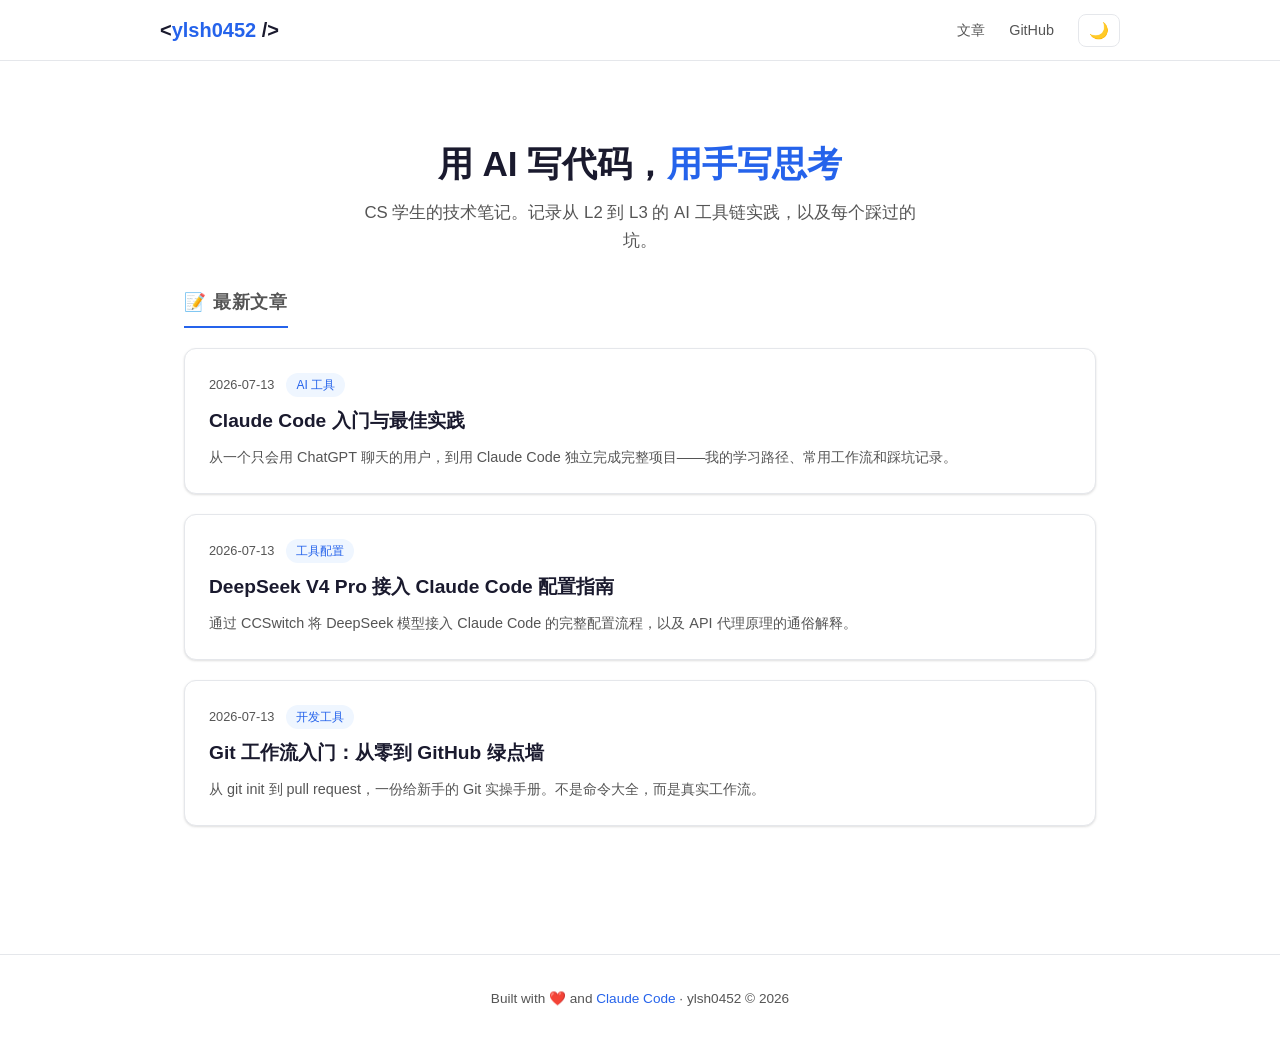
<file: docs/index.html>
<!DOCTYPE html>
<html lang="zh-CN">
<head>
  <meta charset="UTF-8">
  <meta name="viewport" content="width=device-width, initial-scale=1.0">
  <title>ylsh0452 · 技术博客</title>
  <link rel="stylesheet" href="css/style.css">
  <link rel="icon" href="data:image/svg+xml,<svg xmlns='http://www.w3.org/2000/svg' viewBox='0 0 100 100'><text y='.9em' font-size='90'>🚀</text></svg>">
</head>
<body>
  <header class="site-header">
    <div class="header-inner">
      <a href="index.html" class="site-title">&lt;<span>ylsh0452</span> /&gt;</a>
      <nav class="header-nav">
        <a href="index.html">文章</a>
        <a href="https://github.com/ylsh0452" target="_blank" rel="noopener">GitHub</a>
        <button class="theme-toggle" id="themeToggle" onclick="toggleTheme()" aria-label="切换主题">🌙</button>
      </nav>
    </div>
  </header>

  <main class="main-container">
    <section class="hero">
      <h1>用 AI 写代码，<span>用手写思考</span></h1>
      <p>CS 学生的技术笔记。记录从 L2 到 L3 的 AI 工具链实践，以及每个踩过的坑。</p>
    </section>

    <h2 class="section-title">📝 最新文章</h2>
    <div class="article-grid">

      <a href="articles/article-1-claude-code-guide.html" class="article-card">
        <div class="card-meta">
          <span>2026-07-13</span>
          <span class="card-tag">AI 工具</span>
        </div>
        <h3>Claude Code 入门与最佳实践</h3>
        <p>从一个只会用 ChatGPT 聊天的用户，到用 Claude Code 独立完成完整项目——我的学习路径、常用工作流和踩坑记录。</p>
      </a>

      <a href="articles/article-2-deepseek-config.html" class="article-card">
        <div class="card-meta">
          <span>2026-07-13</span>
          <span class="card-tag">工具配置</span>
        </div>
        <h3>DeepSeek V4 Pro 接入 Claude Code 配置指南</h3>
        <p>通过 CCSwitch 将 DeepSeek 模型接入 Claude Code 的完整配置流程，以及 API 代理原理的通俗解释。</p>
      </a>

      <a href="articles/article-3-git-workflow.html" class="article-card">
        <div class="card-meta">
          <span>2026-07-13</span>
          <span class="card-tag">开发工具</span>
        </div>
        <h3>Git 工作流入门：从零到 GitHub 绿点墙</h3>
        <p>从 git init 到 pull request，一份给新手的 Git 实操手册。不是命令大全，而是真实工作流。</p>
      </a>

    </div>
  </main>

  <footer class="site-footer">
    <p>Built with ❤️ and <a href="https://claude.ai/code" target="_blank" rel="noopener">Claude Code</a> · ylsh0452 © 2026</p>
  </footer>

  <script src="js/main.js"></script>
</body>
</html>
</file>
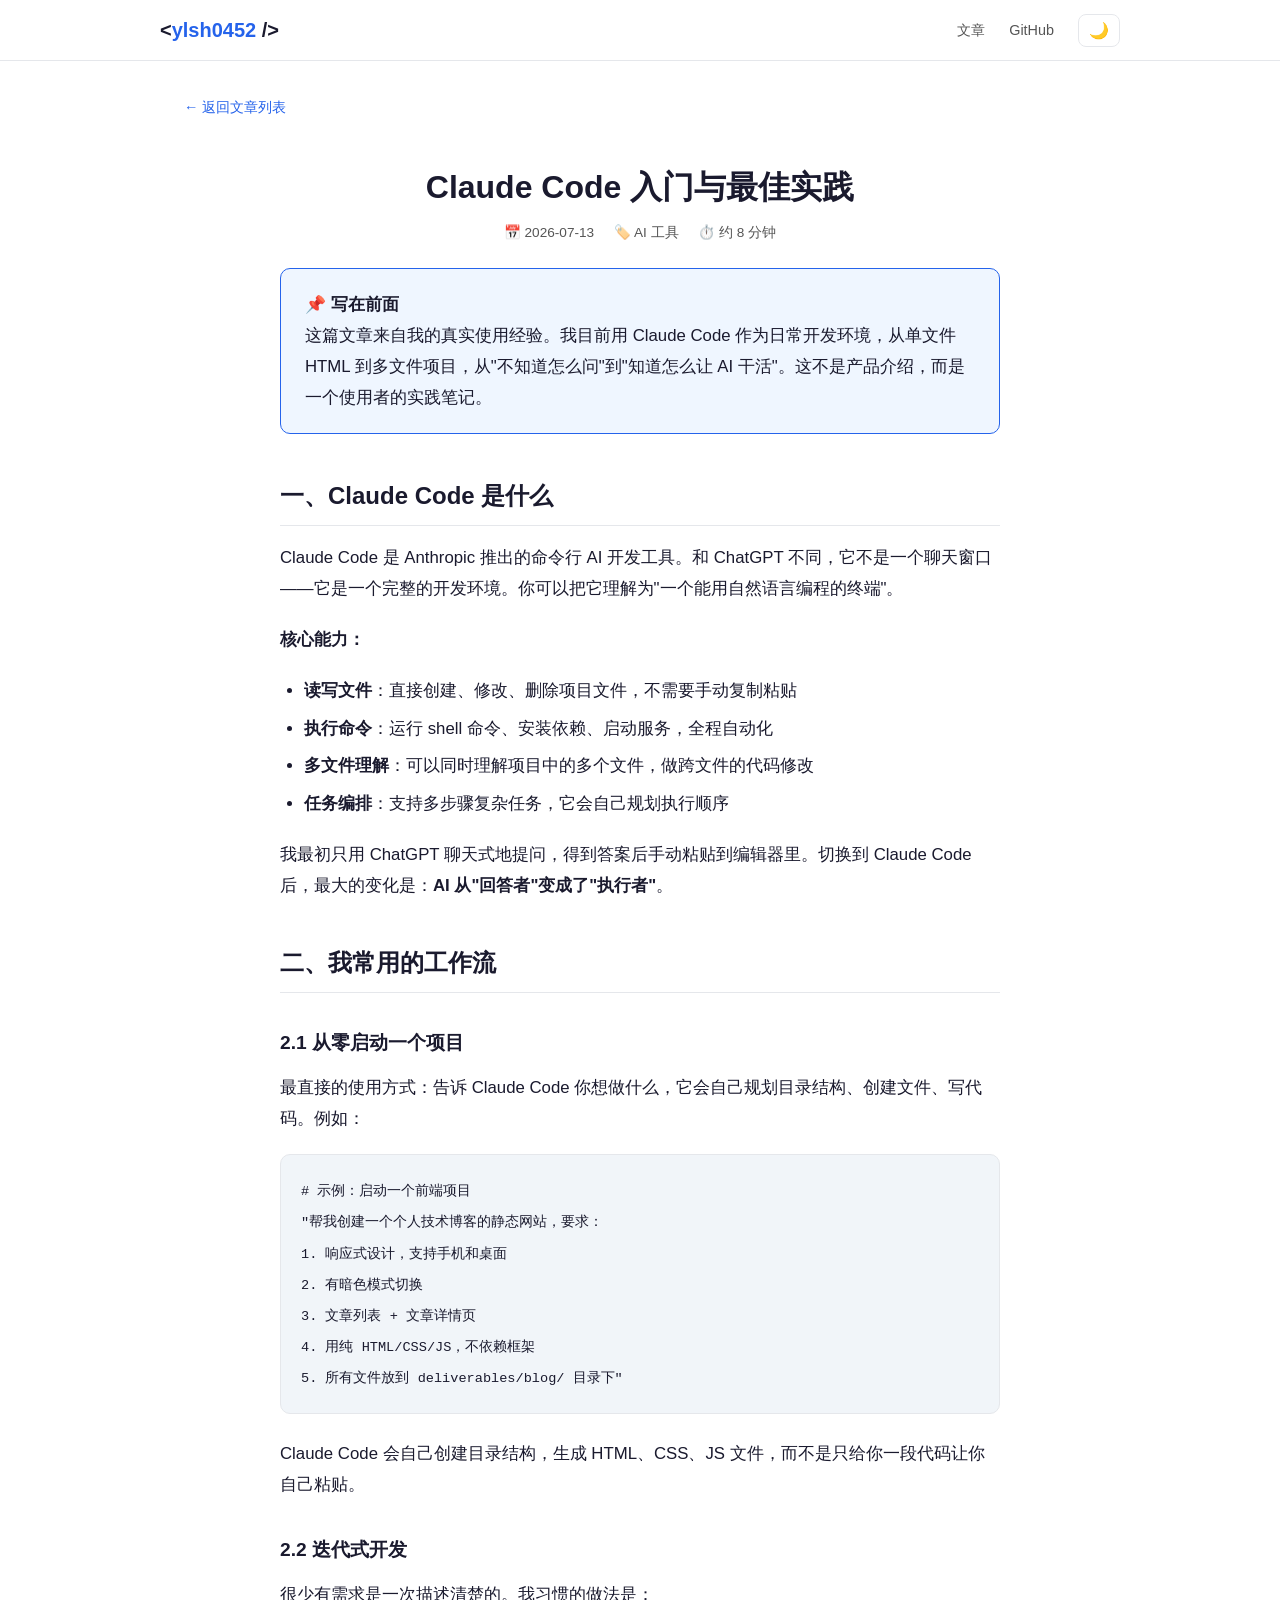
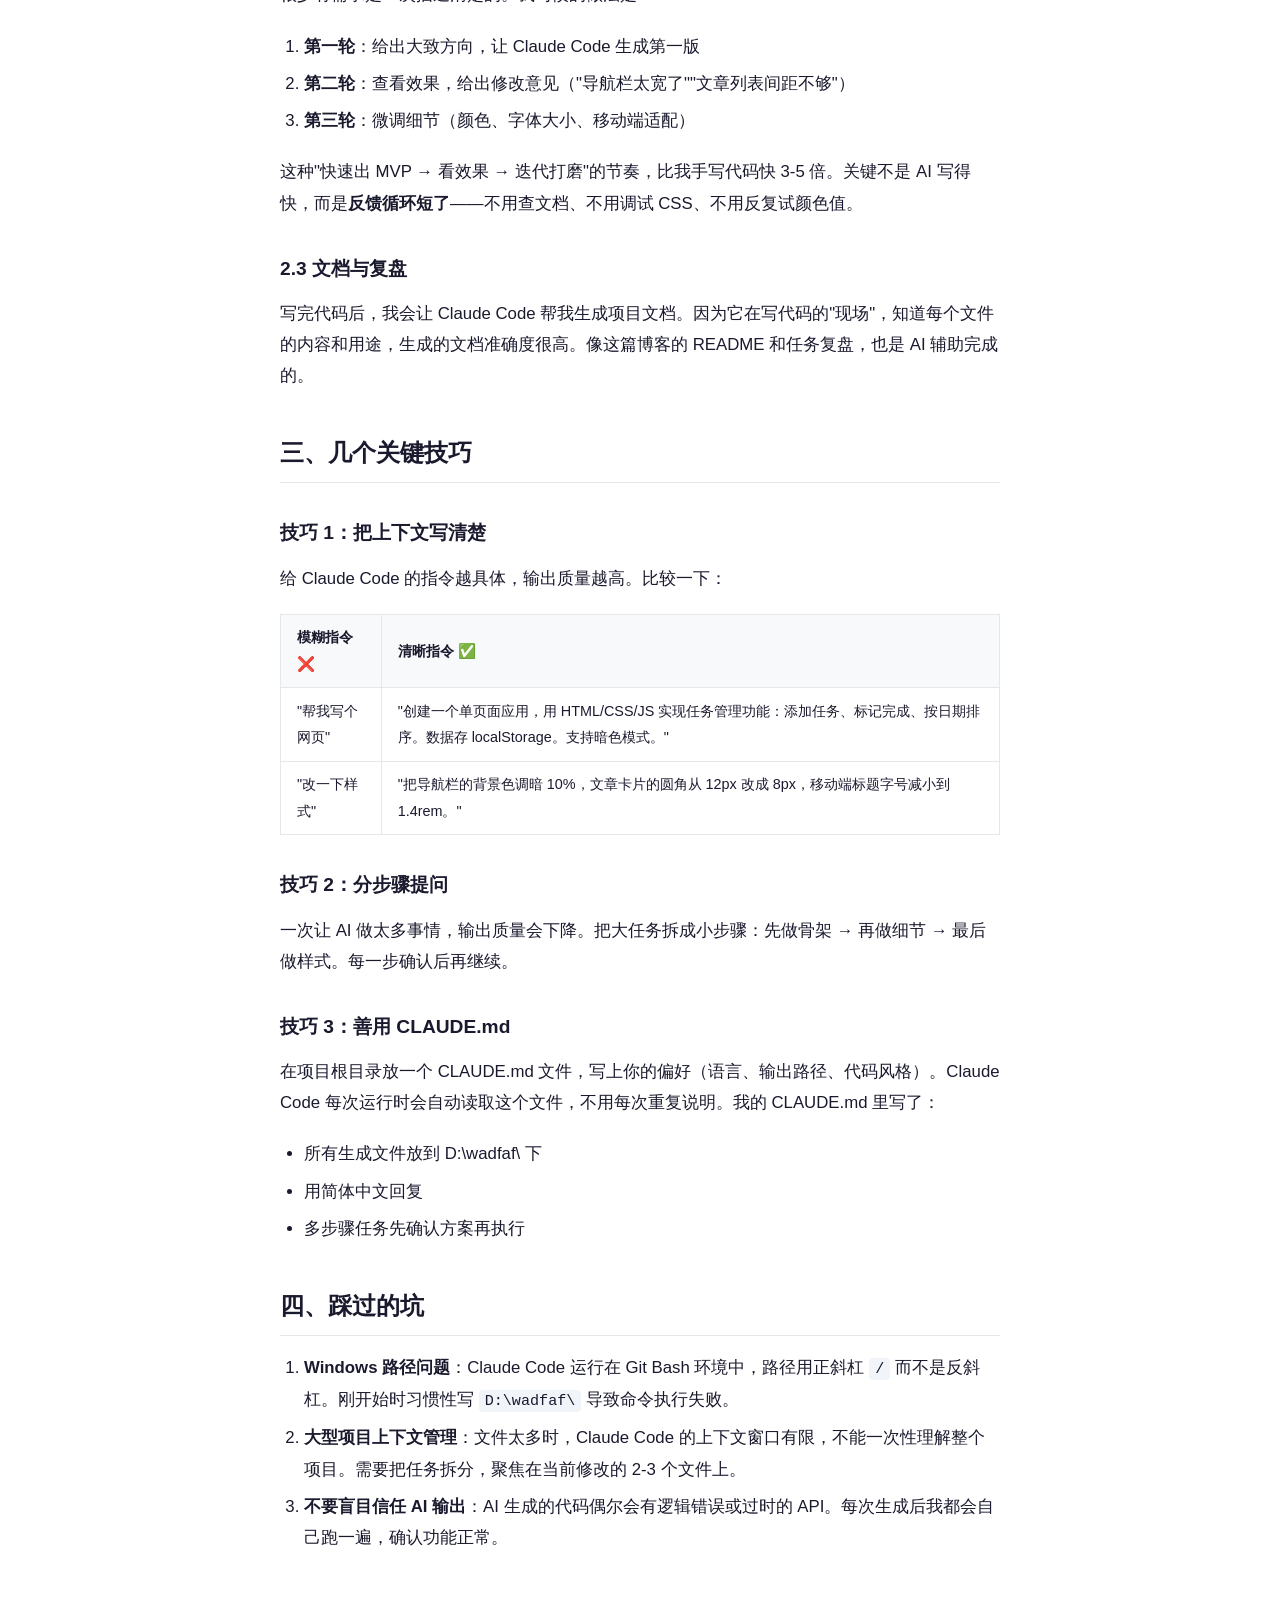
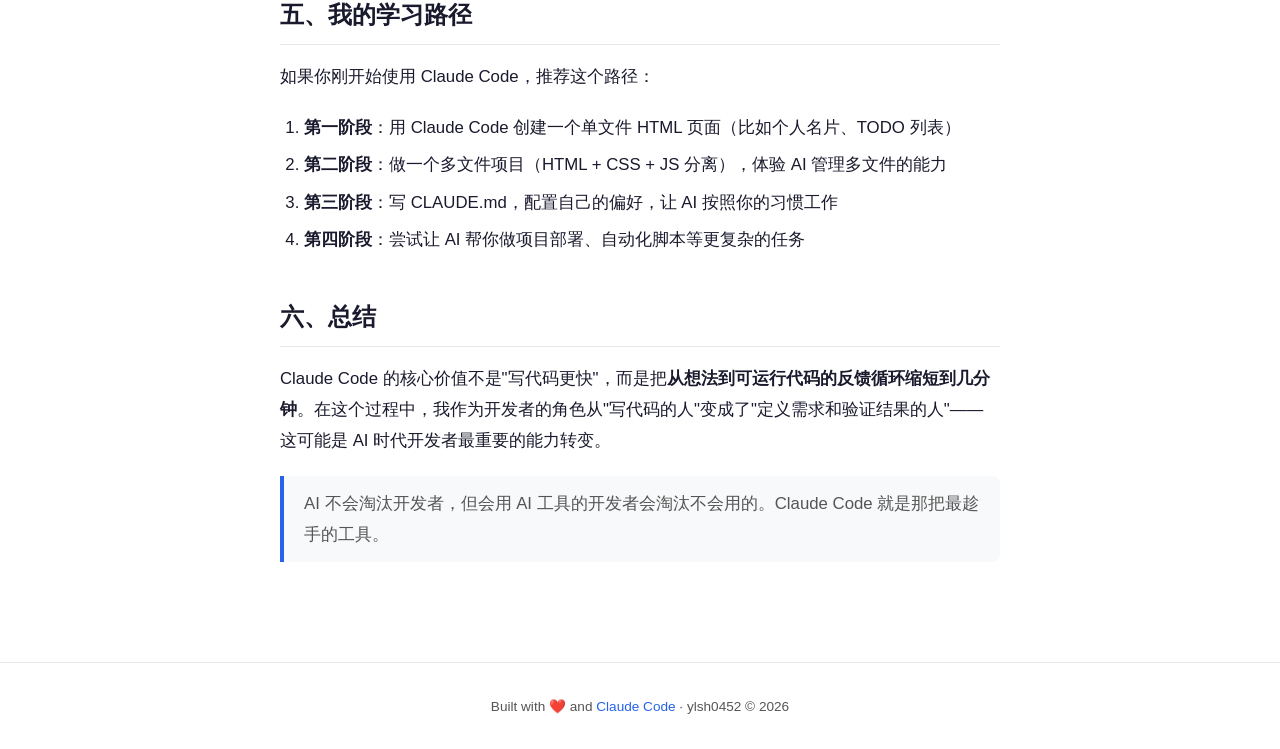
<file: docs/articles/article-1-claude-code-guide.html>
<!DOCTYPE html>
<html lang="zh-CN">
<head>
  <meta charset="UTF-8">
  <meta name="viewport" content="width=device-width, initial-scale=1.0">
  <title>Claude Code 入门与最佳实践 — ylsh0452 技术博客</title>
  <link rel="stylesheet" href="../css/style.css">
</head>
<body>
  <header class="site-header">
    <div class="header-inner">
      <a href="../index.html" class="site-title">&lt;<span>ylsh0452</span> /&gt;</a>
      <nav class="header-nav">
        <a href="../index.html">文章</a>
        <a href="https://github.com/ylsh0452" target="_blank" rel="noopener">GitHub</a>
        <button class="theme-toggle" id="themeToggle" onclick="toggleTheme()" aria-label="切换主题">🌙</button>
      </nav>
    </div>
  </header>

  <main class="main-container">
    <a href="../index.html" class="back-link">← 返回文章列表</a>

    <header class="article-header">
      <h1>Claude Code 入门与最佳实践</h1>
      <div class="article-meta">
        <span>📅 2026-07-13</span>
        <span>🏷️ AI 工具</span>
        <span>⏱️ 约 8 分钟</span>
      </div>
    </header>

    <article class="article-content">

      <div class="highlight-box">
        <strong>📌 写在前面</strong><br>
        这篇文章来自我的真实使用经验。我目前用 Claude Code 作为日常开发环境，从单文件 HTML 到多文件项目，从"不知道怎么问"到"知道怎么让 AI 干活"。这不是产品介绍，而是一个使用者的实践笔记。
      </div>

      <h2>一、Claude Code 是什么</h2>
      <p>Claude Code 是 Anthropic 推出的命令行 AI 开发工具。和 ChatGPT 不同，它不是一个聊天窗口——它是一个完整的开发环境。你可以把它理解为"一个能用自然语言编程的终端"。</p>

      <p><strong>核心能力：</strong></p>
      <ul>
        <li><strong>读写文件</strong>：直接创建、修改、删除项目文件，不需要手动复制粘贴</li>
        <li><strong>执行命令</strong>：运行 shell 命令、安装依赖、启动服务，全程自动化</li>
        <li><strong>多文件理解</strong>：可以同时理解项目中的多个文件，做跨文件的代码修改</li>
        <li><strong>任务编排</strong>：支持多步骤复杂任务，它会自己规划执行顺序</li>
      </ul>

      <p>我最初只用 ChatGPT 聊天式地提问，得到答案后手动粘贴到编辑器里。切换到 Claude Code 后，最大的变化是：<strong>AI 从"回答者"变成了"执行者"</strong>。</p>

      <h2>二、我常用的工作流</h2>

      <h3>2.1 从零启动一个项目</h3>
      <p>最直接的使用方式：告诉 Claude Code 你想做什么，它会自己规划目录结构、创建文件、写代码。例如：</p>

      <pre><code># 示例：启动一个前端项目
"帮我创建一个个人技术博客的静态网站，要求：
1. 响应式设计，支持手机和桌面
2. 有暗色模式切换
3. 文章列表 + 文章详情页
4. 用纯 HTML/CSS/JS，不依赖框架
5. 所有文件放到 deliverables/blog/ 目录下"</code></pre>

      <p>Claude Code 会自己创建目录结构，生成 HTML、CSS、JS 文件，而不是只给你一段代码让你自己粘贴。</p>

      <h3>2.2 迭代式开发</h3>
      <p>很少有需求是一次描述清楚的。我习惯的做法是：</p>
      <ol>
        <li><strong>第一轮</strong>：给出大致方向，让 Claude Code 生成第一版</li>
        <li><strong>第二轮</strong>：查看效果，给出修改意见（"导航栏太宽了""文章列表间距不够"）</li>
        <li><strong>第三轮</strong>：微调细节（颜色、字体大小、移动端适配）</li>
      </ol>
      <p>这种"快速出 MVP → 看效果 → 迭代打磨"的节奏，比我手写代码快 3-5 倍。关键不是 AI 写得快，而是<strong>反馈循环短了</strong>——不用查文档、不用调试 CSS、不用反复试颜色值。</p>

      <h3>2.3 文档与复盘</h3>
      <p>写完代码后，我会让 Claude Code 帮我生成项目文档。因为它在写代码的"现场"，知道每个文件的内容和用途，生成的文档准确度很高。像这篇博客的 README 和任务复盘，也是 AI 辅助完成的。</p>

      <h2>三、几个关键技巧</h2>

      <h3>技巧 1：把上下文写清楚</h3>
      <p>给 Claude Code 的指令越具体，输出质量越高。比较一下：</p>

      <table>
        <tr><th>模糊指令 ❌</th><th>清晰指令 ✅</th></tr>
        <tr><td>"帮我写个网页"</td><td>"创建一个单页面应用，用 HTML/CSS/JS 实现任务管理功能：添加任务、标记完成、按日期排序。数据存 localStorage。支持暗色模式。"</td></tr>
        <tr><td>"改一下样式"</td><td>"把导航栏的背景色调暗 10%，文章卡片的圆角从 12px 改成 8px，移动端标题字号减小到 1.4rem。"</td></tr>
      </table>

      <h3>技巧 2：分步骤提问</h3>
      <p>一次让 AI 做太多事情，输出质量会下降。把大任务拆成小步骤：先做骨架 → 再做细节 → 最后做样式。每一步确认后再继续。</p>

      <h3>技巧 3：善用 CLAUDE.md</h3>
      <p>在项目根目录放一个 CLAUDE.md 文件，写上你的偏好（语言、输出路径、代码风格）。Claude Code 每次运行时会自动读取这个文件，不用每次重复说明。我的 CLAUDE.md 里写了：</p>
      <ul>
        <li>所有生成文件放到 D:\wadfaf\ 下</li>
        <li>用简体中文回复</li>
        <li>多步骤任务先确认方案再执行</li>
      </ul>

      <h2>四、踩过的坑</h2>

      <ol>
        <li><strong>Windows 路径问题</strong>：Claude Code 运行在 Git Bash 环境中，路径用正斜杠 <code>/</code> 而不是反斜杠。刚开始时习惯性写 <code>D:\wadfaf\</code> 导致命令执行失败。</li>
        <li><strong>大型项目上下文管理</strong>：文件太多时，Claude Code 的上下文窗口有限，不能一次性理解整个项目。需要把任务拆分，聚焦在当前修改的 2-3 个文件上。</li>
        <li><strong>不要盲目信任 AI 输出</strong>：AI 生成的代码偶尔会有逻辑错误或过时的 API。每次生成后我都会自己跑一遍，确认功能正常。</li>
      </ol>

      <h2>五、我的学习路径</h2>
      <p>如果你刚开始使用 Claude Code，推荐这个路径：</p>
      <ol>
        <li><strong>第一阶段</strong>：用 Claude Code 创建一个单文件 HTML 页面（比如个人名片、TODO 列表）</li>
        <li><strong>第二阶段</strong>：做一个多文件项目（HTML + CSS + JS 分离），体验 AI 管理多文件的能力</li>
        <li><strong>第三阶段</strong>：写 CLAUDE.md，配置自己的偏好，让 AI 按照你的习惯工作</li>
        <li><strong>第四阶段</strong>：尝试让 AI 帮你做项目部署、自动化脚本等更复杂的任务</li>
      </ol>

      <h2>六、总结</h2>
      <p>Claude Code 的核心价值不是"写代码更快"，而是把<strong>从想法到可运行代码的反馈循环缩短到几分钟</strong>。在这个过程中，我作为开发者的角色从"写代码的人"变成了"定义需求和验证结果的人"——这可能是 AI 时代开发者最重要的能力转变。</p>

      <blockquote>
        AI 不会淘汰开发者，但会用 AI 工具的开发者会淘汰不会用的。Claude Code 就是那把最趁手的工具。
      </blockquote>

    </article>
  </main>

  <footer class="site-footer">
    <p>Built with ❤️ and <a href="https://claude.ai/code" target="_blank" rel="noopener">Claude Code</a> · ylsh0452 © 2026</p>
  </footer>

  <script src="../js/main.js"></script>
</body>
</html>
</file>
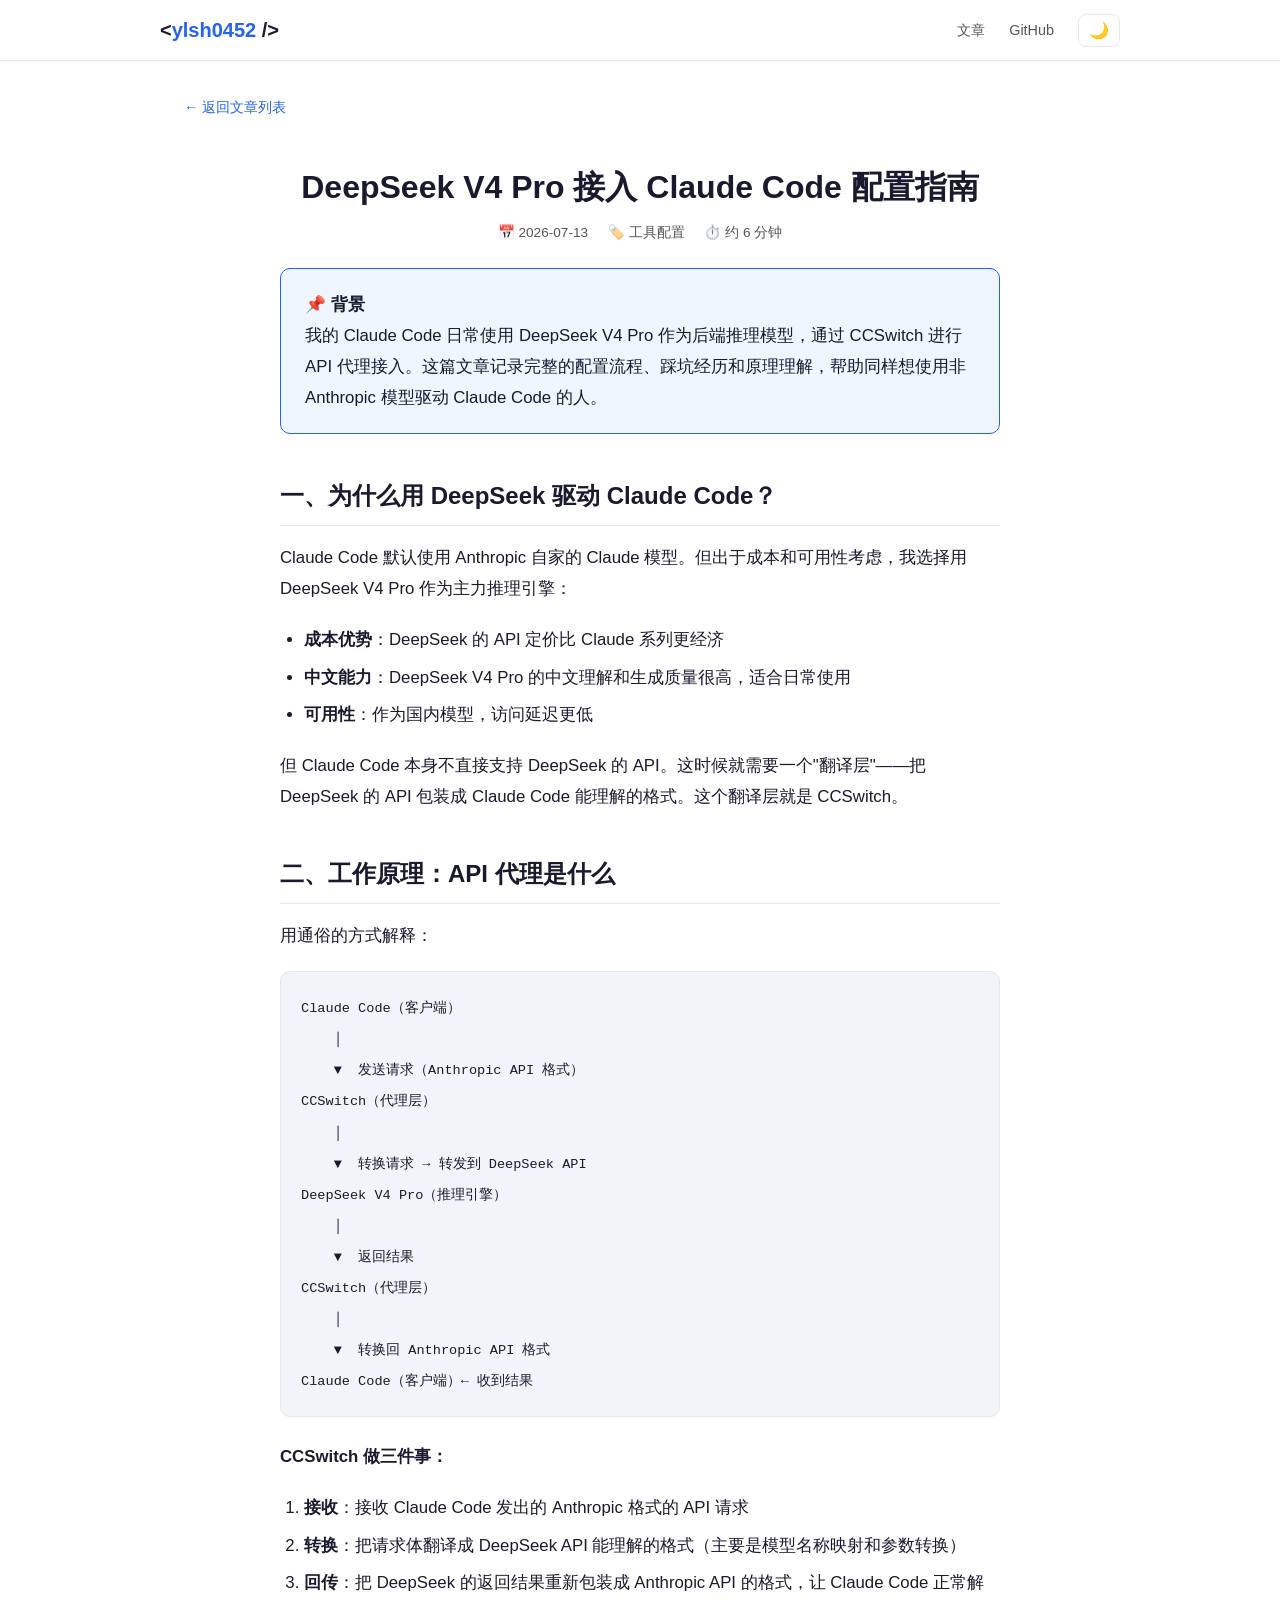
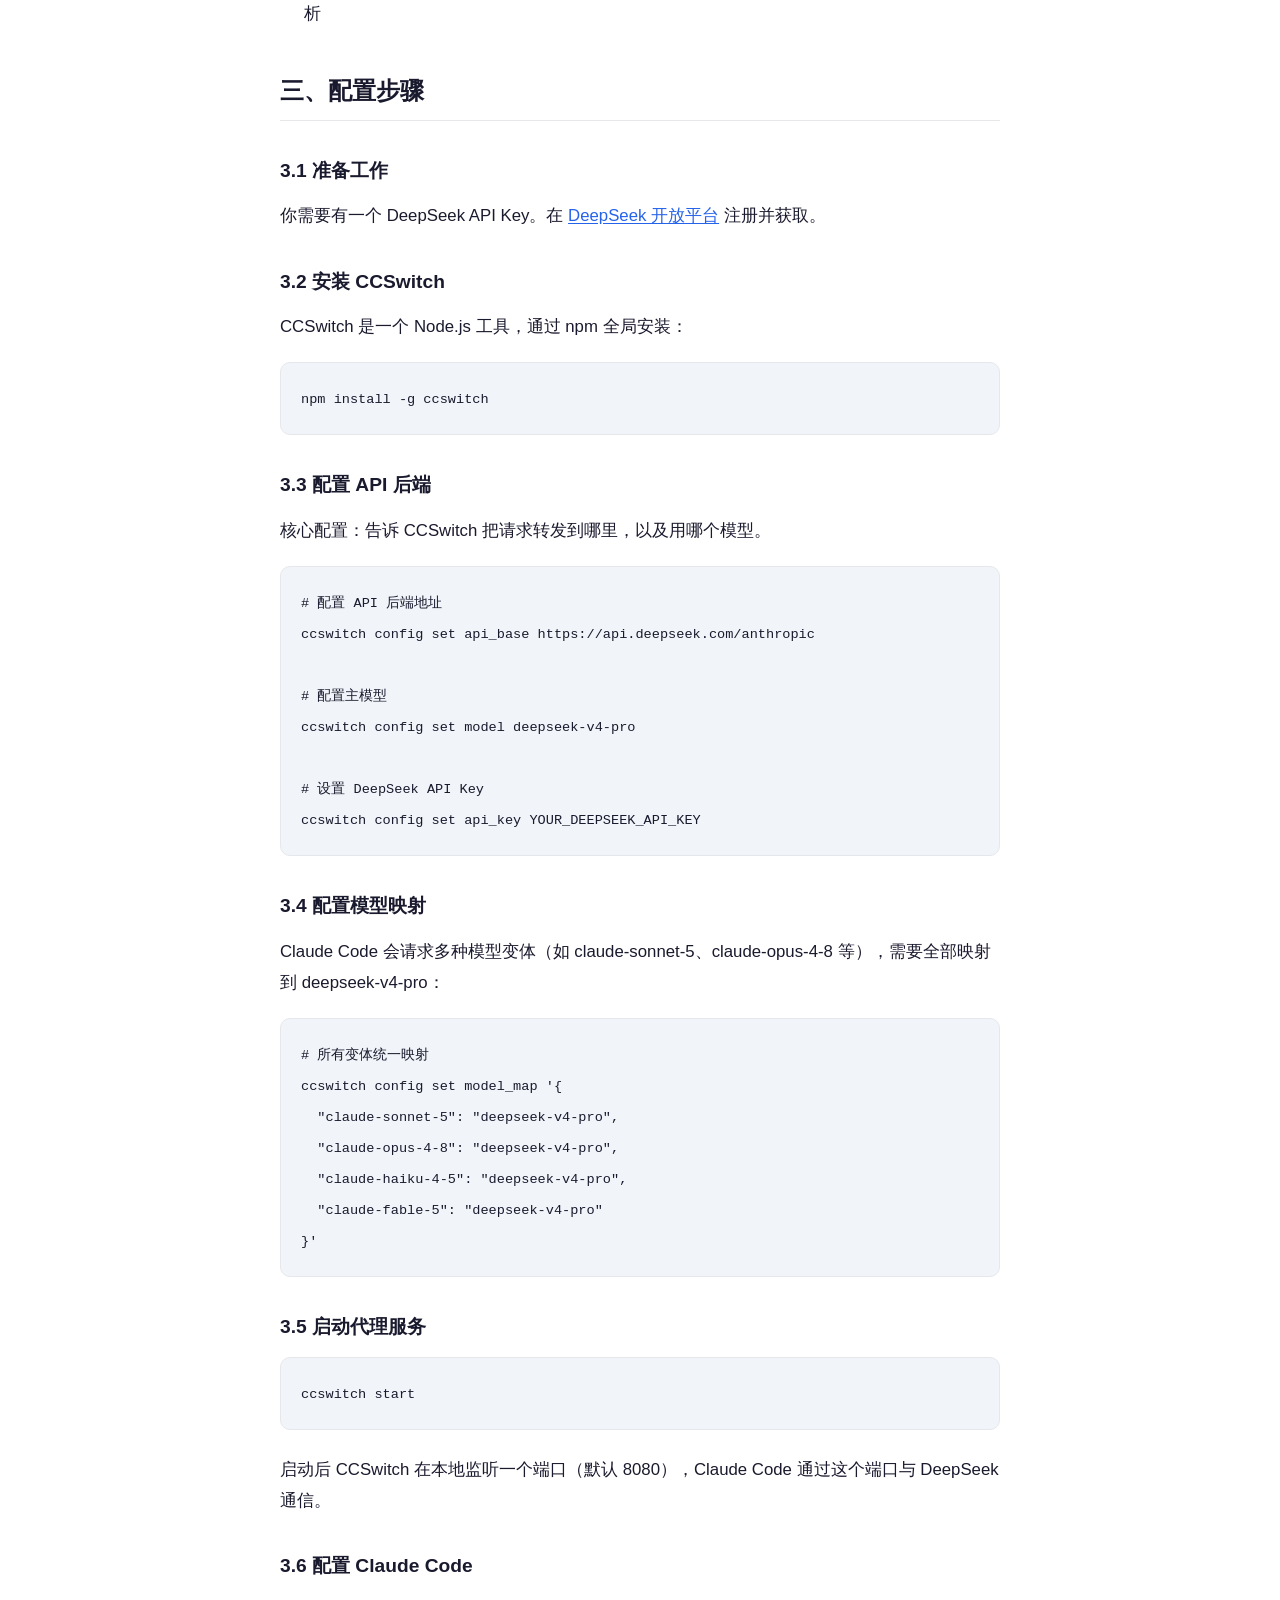
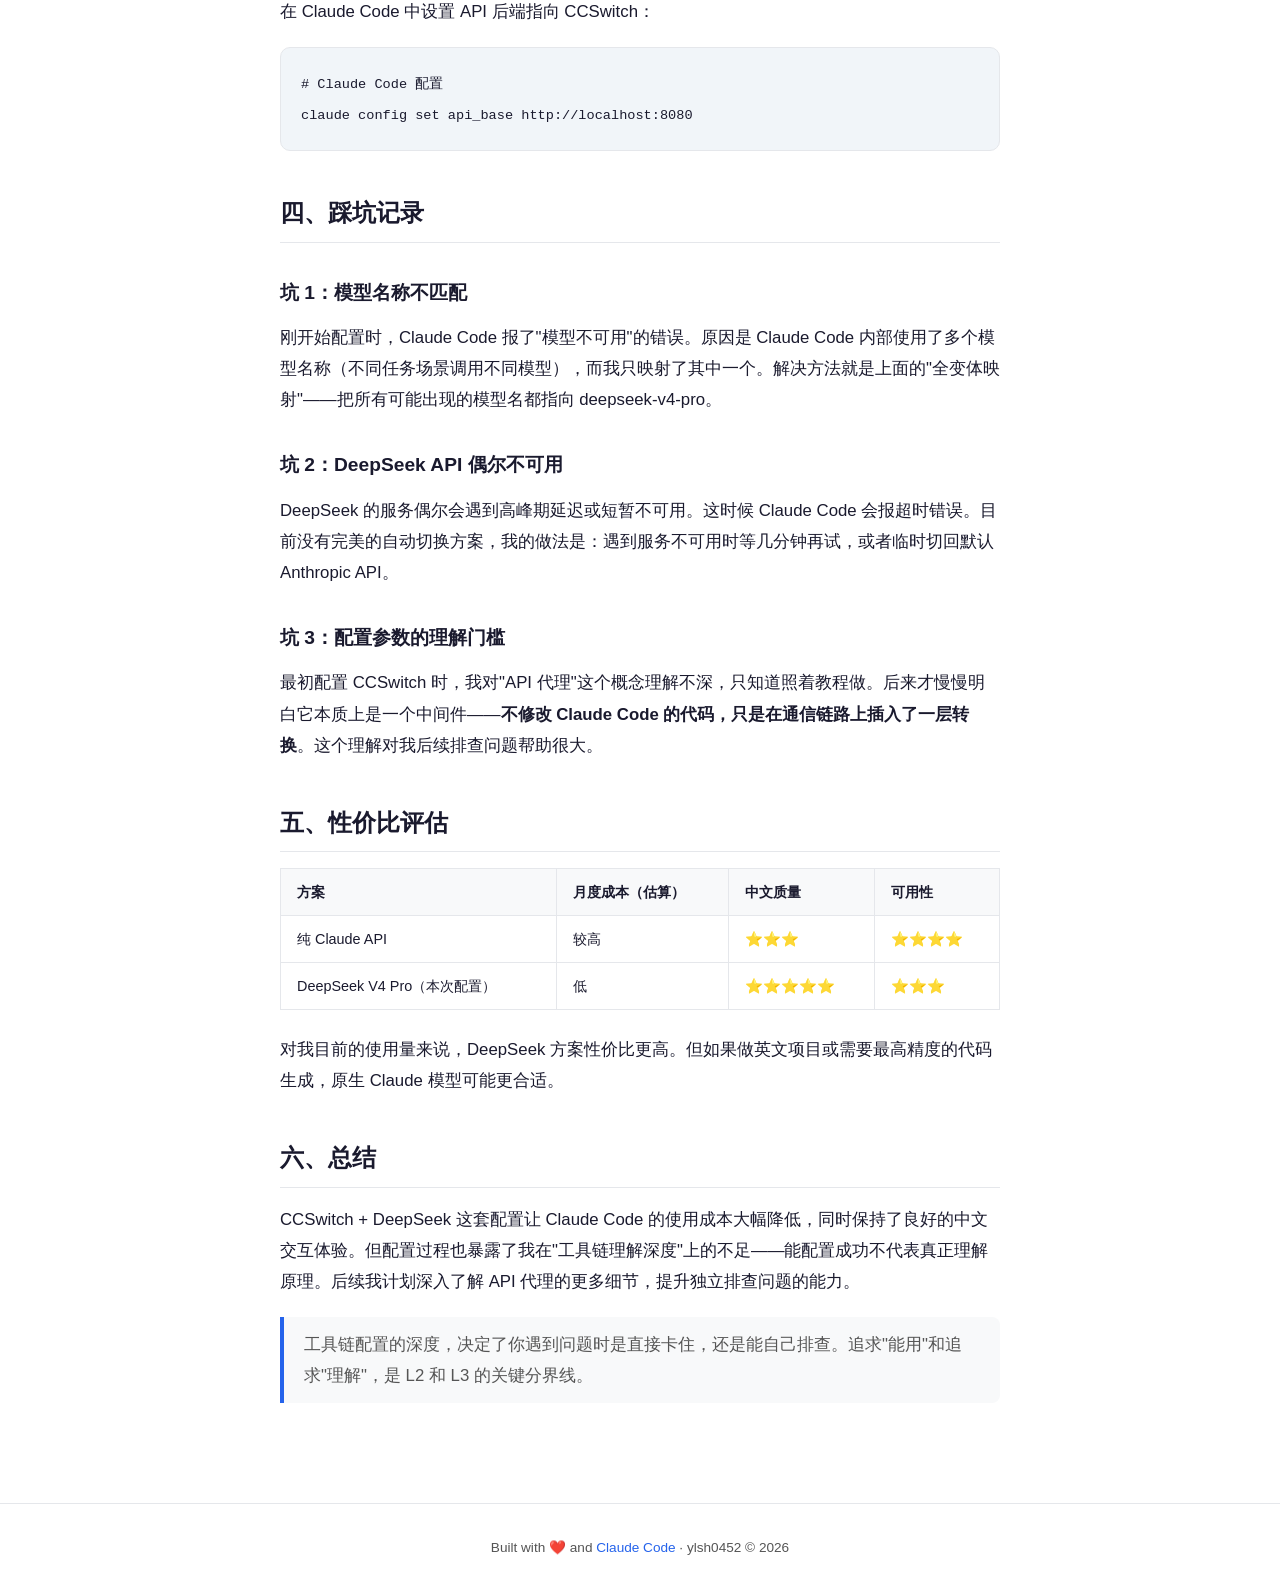
<file: docs/articles/article-2-deepseek-config.html>
<!DOCTYPE html>
<html lang="zh-CN">
<head>
  <meta charset="UTF-8">
  <meta name="viewport" content="width=device-width, initial-scale=1.0">
  <title>DeepSeek V4 Pro 接入 Claude Code 配置指南 — ylsh0452 技术博客</title>
  <link rel="stylesheet" href="../css/style.css">
</head>
<body>
  <header class="site-header">
    <div class="header-inner">
      <a href="../index.html" class="site-title">&lt;<span>ylsh0452</span> /&gt;</a>
      <nav class="header-nav">
        <a href="../index.html">文章</a>
        <a href="https://github.com/ylsh0452" target="_blank" rel="noopener">GitHub</a>
        <button class="theme-toggle" id="themeToggle" onclick="toggleTheme()" aria-label="切换主题">🌙</button>
      </nav>
    </div>
  </header>

  <main class="main-container">
    <a href="../index.html" class="back-link">← 返回文章列表</a>

    <header class="article-header">
      <h1>DeepSeek V4 Pro 接入 Claude Code 配置指南</h1>
      <div class="article-meta">
        <span>📅 2026-07-13</span>
        <span>🏷️ 工具配置</span>
        <span>⏱️ 约 6 分钟</span>
      </div>
    </header>

    <article class="article-content">

      <div class="highlight-box">
        <strong>📌 背景</strong><br>
        我的 Claude Code 日常使用 DeepSeek V4 Pro 作为后端推理模型，通过 CCSwitch 进行 API 代理接入。这篇文章记录完整的配置流程、踩坑经历和原理理解，帮助同样想使用非 Anthropic 模型驱动 Claude Code 的人。
      </div>

      <h2>一、为什么用 DeepSeek 驱动 Claude Code？</h2>

      <p>Claude Code 默认使用 Anthropic 自家的 Claude 模型。但出于成本和可用性考虑，我选择用 DeepSeek V4 Pro 作为主力推理引擎：</p>

      <ul>
        <li><strong>成本优势</strong>：DeepSeek 的 API 定价比 Claude 系列更经济</li>
        <li><strong>中文能力</strong>：DeepSeek V4 Pro 的中文理解和生成质量很高，适合日常使用</li>
        <li><strong>可用性</strong>：作为国内模型，访问延迟更低</li>
      </ul>

      <p>但 Claude Code 本身不直接支持 DeepSeek 的 API。这时候就需要一个"翻译层"——把 DeepSeek 的 API 包装成 Claude Code 能理解的格式。这个翻译层就是 CCSwitch。</p>

      <h2>二、工作原理：API 代理是什么</h2>

      <p>用通俗的方式解释：</p>

      <pre><code>Claude Code（客户端）
    │
    ▼  发送请求（Anthropic API 格式）
CCSwitch（代理层）
    │
    ▼  转换请求 → 转发到 DeepSeek API
DeepSeek V4 Pro（推理引擎）
    │
    ▼  返回结果
CCSwitch（代理层）
    │
    ▼  转换回 Anthropic API 格式
Claude Code（客户端）← 收到结果</code></pre>

      <p><strong>CCSwitch 做三件事：</strong></p>
      <ol>
        <li><strong>接收</strong>：接收 Claude Code 发出的 Anthropic 格式的 API 请求</li>
        <li><strong>转换</strong>：把请求体翻译成 DeepSeek API 能理解的格式（主要是模型名称映射和参数转换）</li>
        <li><strong>回传</strong>：把 DeepSeek 的返回结果重新包装成 Anthropic API 的格式，让 Claude Code 正常解析</li>
      </ol>

      <h2>三、配置步骤</h2>

      <h3>3.1 准备工作</h3>
      <p>你需要有一个 DeepSeek API Key。在 <a href="https://platform.deepseek.com" target="_blank" rel="noopener">DeepSeek 开放平台</a> 注册并获取。</p>

      <h3>3.2 安装 CCSwitch</h3>
      <p>CCSwitch 是一个 Node.js 工具，通过 npm 全局安装：</p>
      <pre><code>npm install -g ccswitch</code></pre>

      <h3>3.3 配置 API 后端</h3>
      <p>核心配置：告诉 CCSwitch 把请求转发到哪里，以及用哪个模型。</p>
      <pre><code># 配置 API 后端地址
ccswitch config set api_base https://api.deepseek.com/anthropic

# 配置主模型
ccswitch config set model deepseek-v4-pro

# 设置 DeepSeek API Key
ccswitch config set api_key YOUR_DEEPSEEK_API_KEY</code></pre>

      <h3>3.4 配置模型映射</h3>
      <p>Claude Code 会请求多种模型变体（如 claude-sonnet-5、claude-opus-4-8 等），需要全部映射到 deepseek-v4-pro：</p>
      <pre><code># 所有变体统一映射
ccswitch config set model_map '{
  "claude-sonnet-5": "deepseek-v4-pro",
  "claude-opus-4-8": "deepseek-v4-pro",
  "claude-haiku-4-5": "deepseek-v4-pro",
  "claude-fable-5": "deepseek-v4-pro"
}'</code></pre>

      <h3>3.5 启动代理服务</h3>
      <pre><code>ccswitch start</code></pre>
      <p>启动后 CCSwitch 在本地监听一个端口（默认 8080），Claude Code 通过这个端口与 DeepSeek 通信。</p>

      <h3>3.6 配置 Claude Code</h3>
      <p>在 Claude Code 中设置 API 后端指向 CCSwitch：</p>
      <pre><code># Claude Code 配置
claude config set api_base http://localhost:8080</code></pre>

      <h2>四、踩坑记录</h2>

      <h3>坑 1：模型名称不匹配</h3>
      <p>刚开始配置时，Claude Code 报了"模型不可用"的错误。原因是 Claude Code 内部使用了多个模型名称（不同任务场景调用不同模型），而我只映射了其中一个。解决方法就是上面的"全变体映射"——把所有可能出现的模型名都指向 deepseek-v4-pro。</p>

      <h3>坑 2：DeepSeek API 偶尔不可用</h3>
      <p>DeepSeek 的服务偶尔会遇到高峰期延迟或短暂不可用。这时候 Claude Code 会报超时错误。目前没有完美的自动切换方案，我的做法是：遇到服务不可用时等几分钟再试，或者临时切回默认 Anthropic API。</p>

      <h3>坑 3：配置参数的理解门槛</h3>
      <p>最初配置 CCSwitch 时，我对"API 代理"这个概念理解不深，只知道照着教程做。后来才慢慢明白它本质上是一个中间件——<strong>不修改 Claude Code 的代码，只是在通信链路上插入了一层转换</strong>。这个理解对我后续排查问题帮助很大。</p>

      <h2>五、性价比评估</h2>
      <table>
        <tr><th>方案</th><th>月度成本（估算）</th><th>中文质量</th><th>可用性</th></tr>
        <tr><td>纯 Claude API</td><td>较高</td><td>⭐⭐⭐</td><td>⭐⭐⭐⭐</td></tr>
        <tr><td>DeepSeek V4 Pro（本次配置）</td><td>低</td><td>⭐⭐⭐⭐⭐</td><td>⭐⭐⭐</td></tr>
      </table>

      <p>对我目前的使用量来说，DeepSeek 方案性价比更高。但如果做英文项目或需要最高精度的代码生成，原生 Claude 模型可能更合适。</p>

      <h2>六、总结</h2>
      <p>CCSwitch + DeepSeek 这套配置让 Claude Code 的使用成本大幅降低，同时保持了良好的中文交互体验。但配置过程也暴露了我在"工具链理解深度"上的不足——能配置成功不代表真正理解原理。后续我计划深入了解 API 代理的更多细节，提升独立排查问题的能力。</p>

      <blockquote>
        工具链配置的深度，决定了你遇到问题时是直接卡住，还是能自己排查。追求"能用"和追求"理解"，是 L2 和 L3 的关键分界线。
      </blockquote>

    </article>
  </main>

  <footer class="site-footer">
    <p>Built with ❤️ and <a href="https://claude.ai/code" target="_blank" rel="noopener">Claude Code</a> · ylsh0452 © 2026</p>
  </footer>

  <script src="../js/main.js"></script>
</body>
</html>
</file>
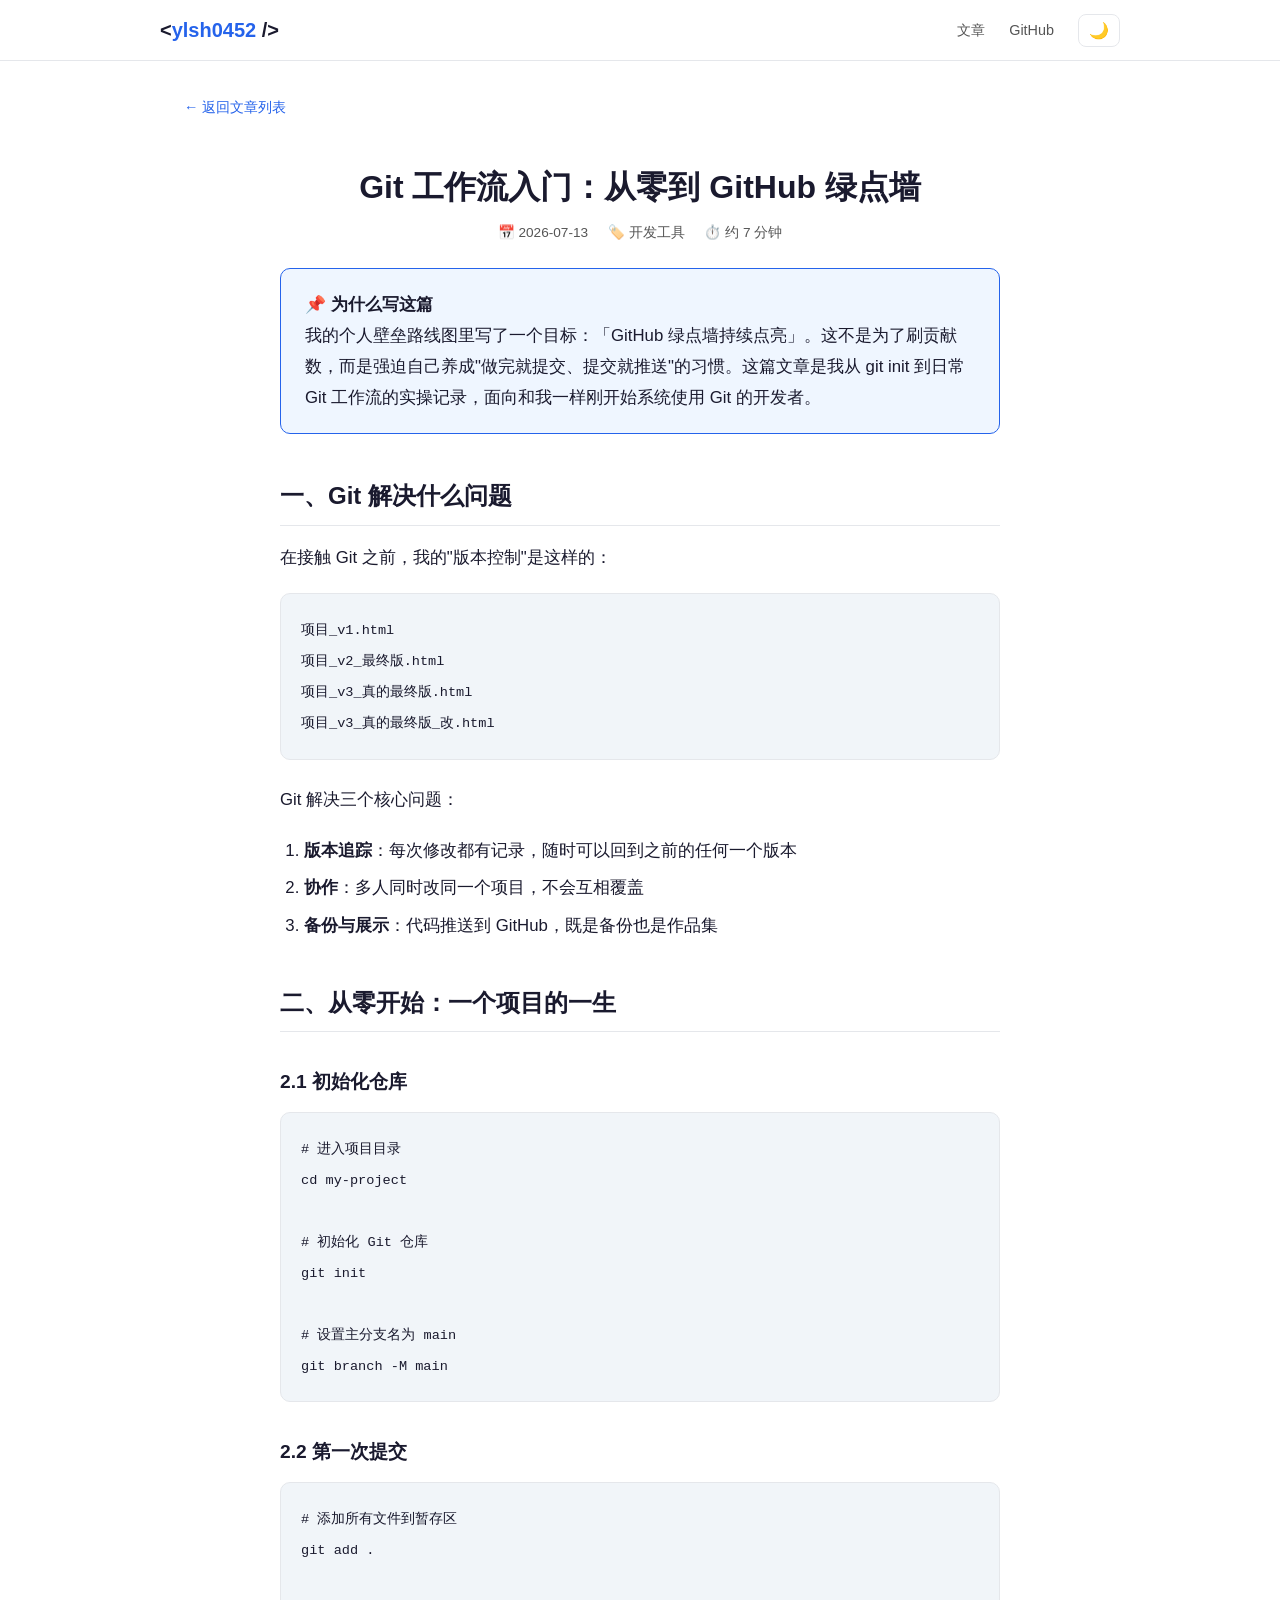
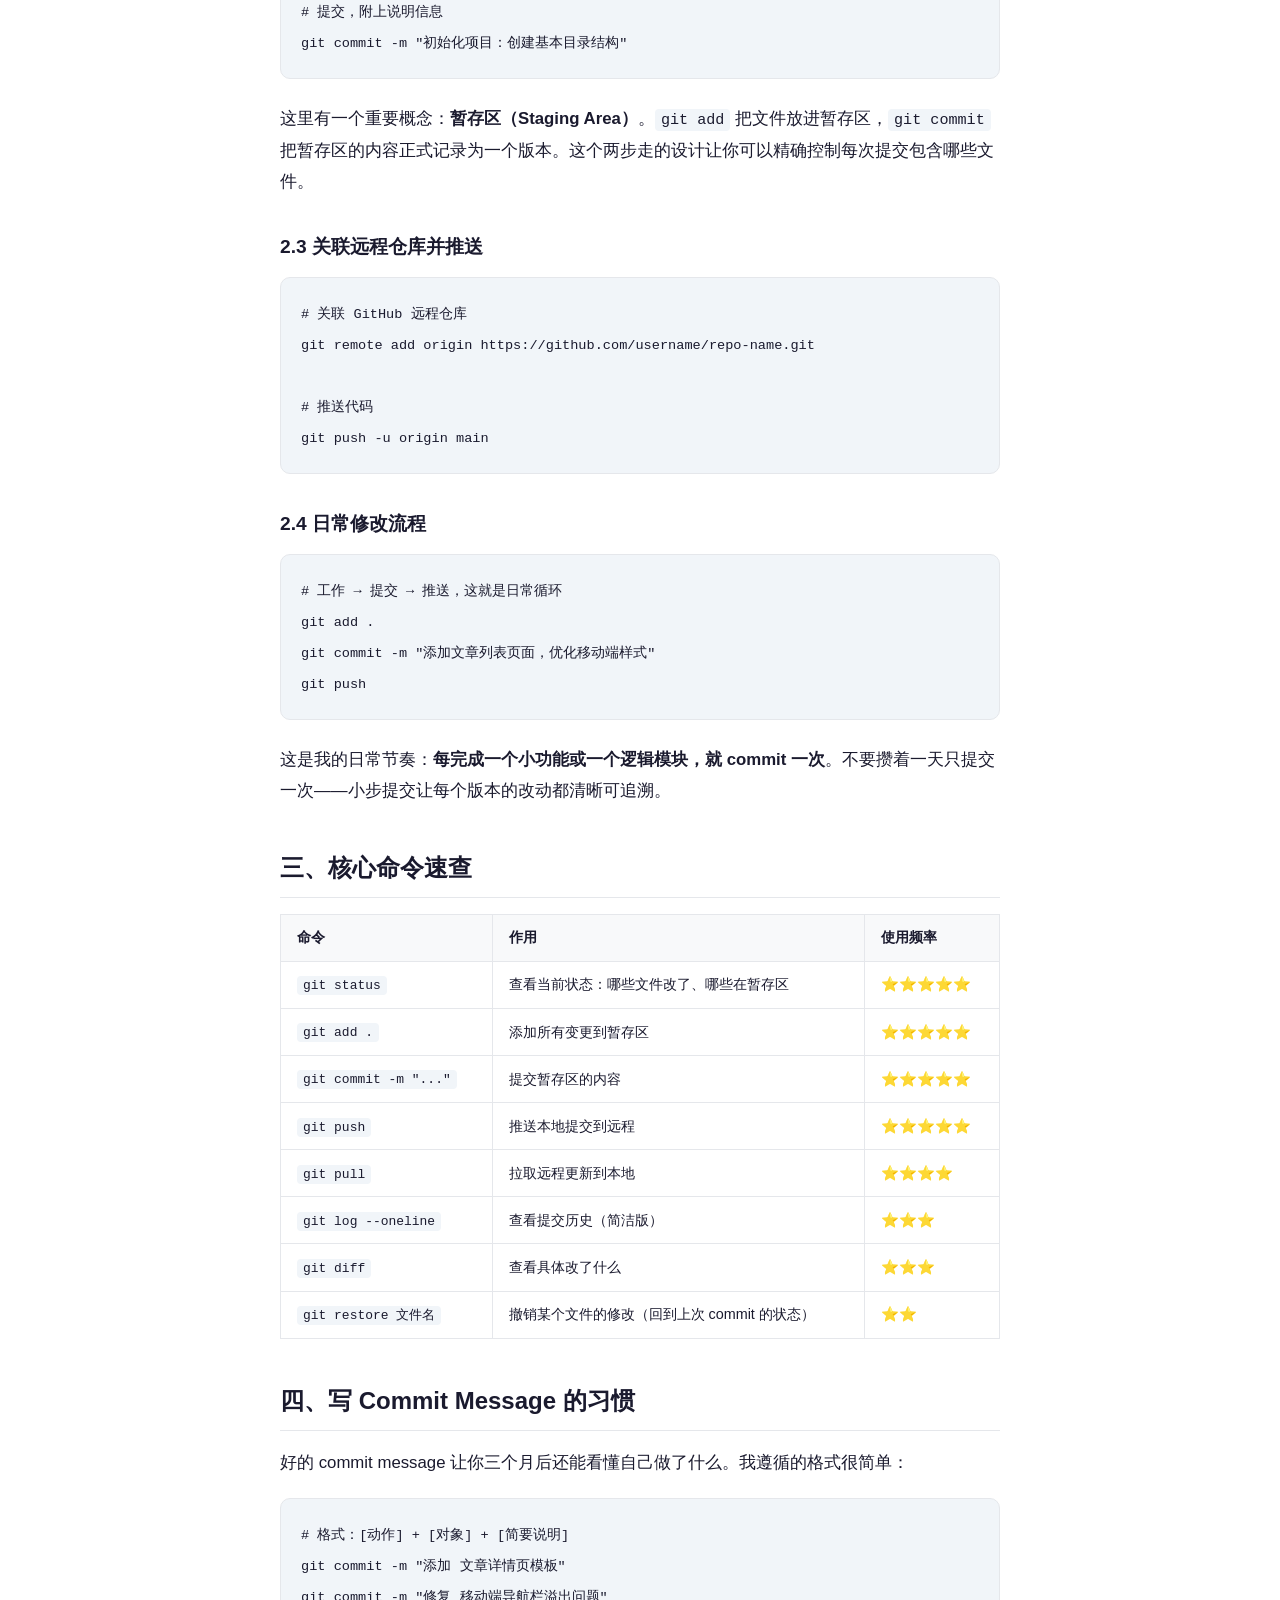
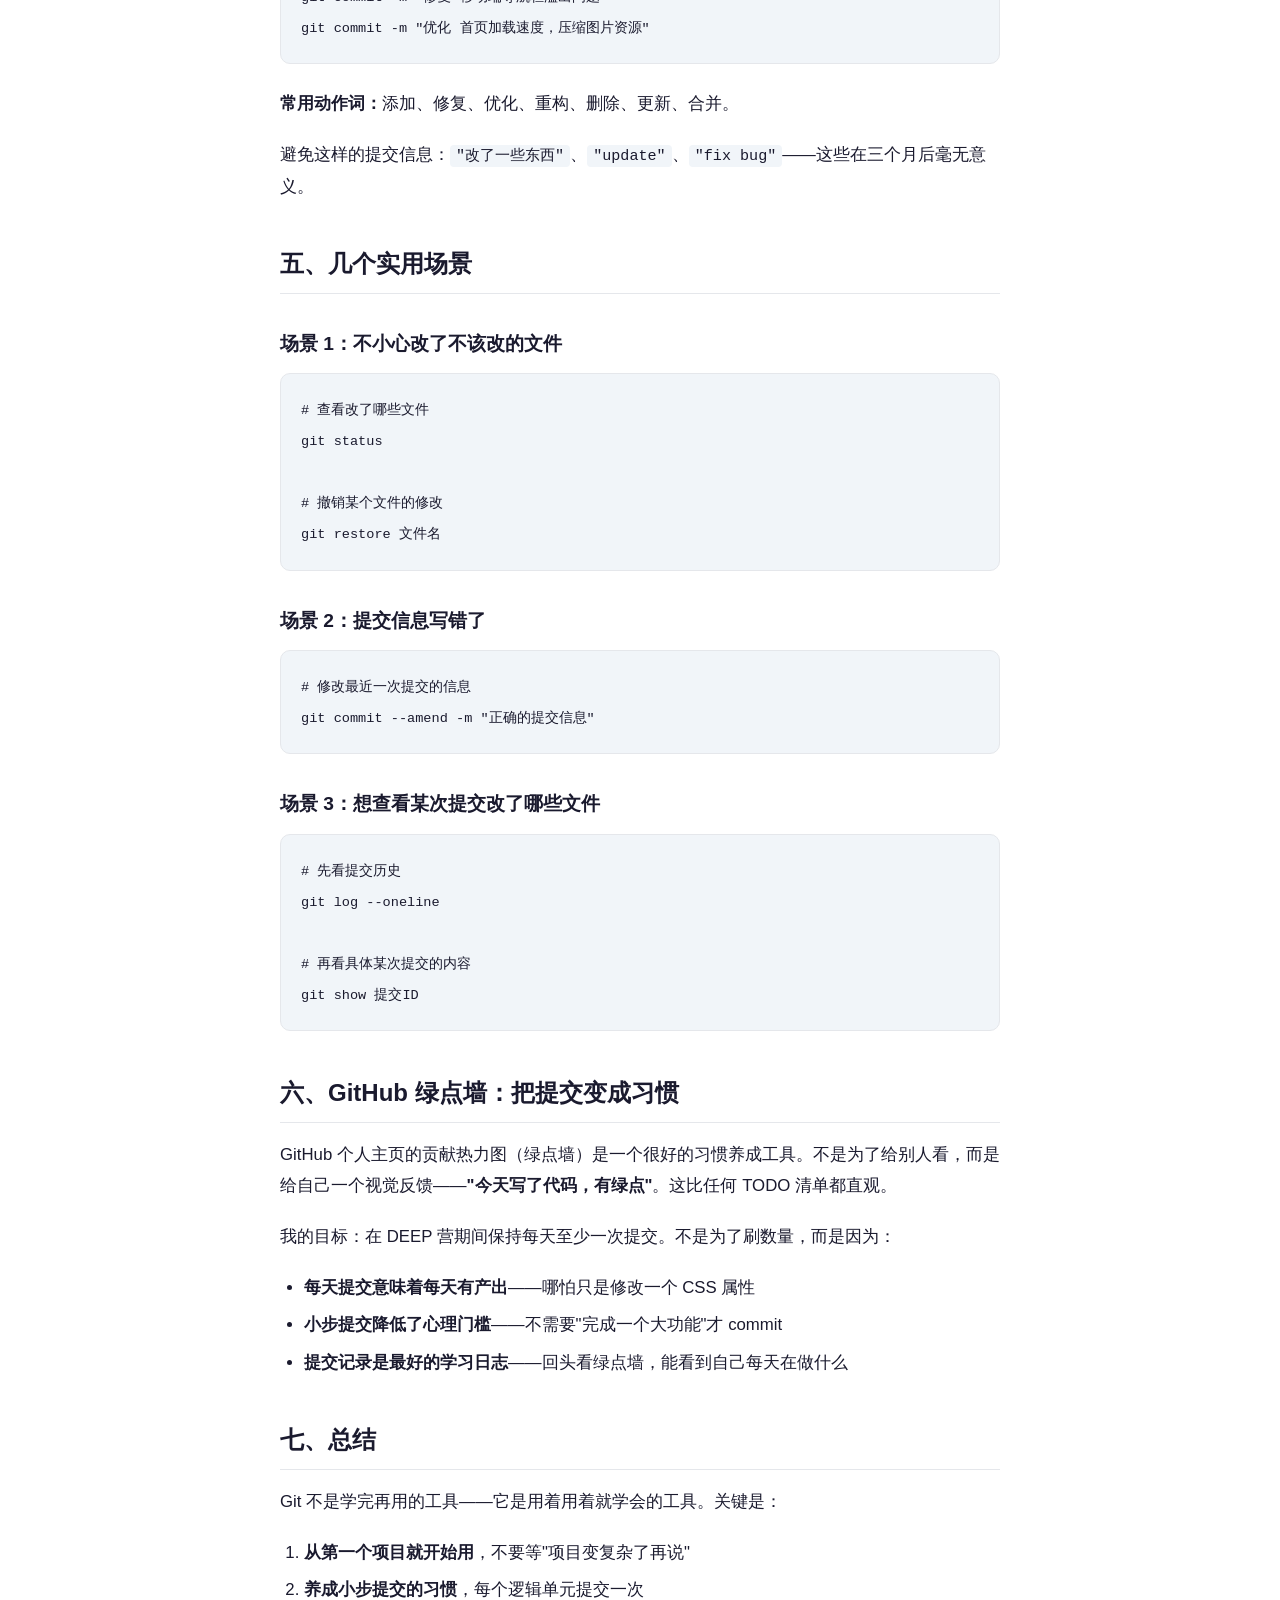
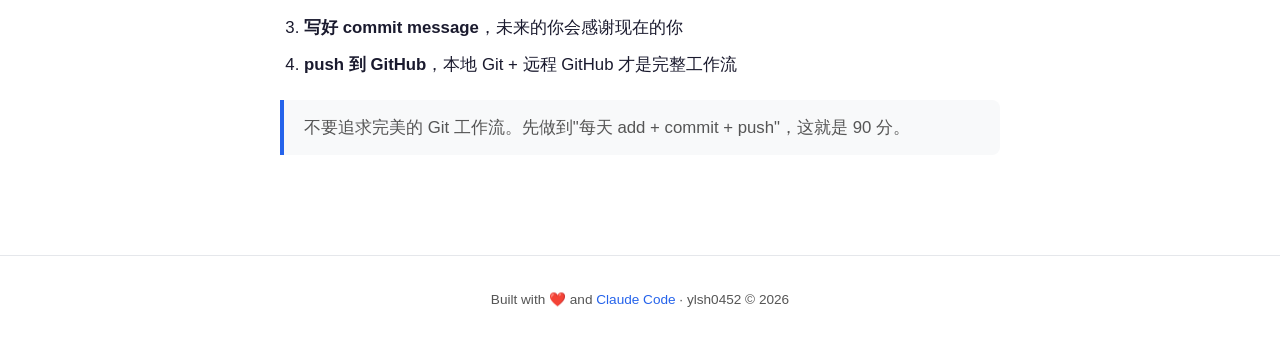
<file: docs/articles/article-3-git-workflow.html>
<!DOCTYPE html>
<html lang="zh-CN">
<head>
  <meta charset="UTF-8">
  <meta name="viewport" content="width=device-width, initial-scale=1.0">
  <title>Git 工作流入门：从零到 GitHub 绿点墙 — ylsh0452 技术博客</title>
  <link rel="stylesheet" href="../css/style.css">
</head>
<body>
  <header class="site-header">
    <div class="header-inner">
      <a href="../index.html" class="site-title">&lt;<span>ylsh0452</span> /&gt;</a>
      <nav class="header-nav">
        <a href="../index.html">文章</a>
        <a href="https://github.com/ylsh0452" target="_blank" rel="noopener">GitHub</a>
        <button class="theme-toggle" id="themeToggle" onclick="toggleTheme()" aria-label="切换主题">🌙</button>
      </nav>
    </div>
  </header>

  <main class="main-container">
    <a href="../index.html" class="back-link">← 返回文章列表</a>

    <header class="article-header">
      <h1>Git 工作流入门：从零到 GitHub 绿点墙</h1>
      <div class="article-meta">
        <span>📅 2026-07-13</span>
        <span>🏷️ 开发工具</span>
        <span>⏱️ 约 7 分钟</span>
      </div>
    </header>

    <article class="article-content">

      <div class="highlight-box">
        <strong>📌 为什么写这篇</strong><br>
        我的个人壁垒路线图里写了一个目标：「GitHub 绿点墙持续点亮」。这不是为了刷贡献数，而是强迫自己养成"做完就提交、提交就推送"的习惯。这篇文章是我从 git init 到日常 Git 工作流的实操记录，面向和我一样刚开始系统使用 Git 的开发者。
      </div>

      <h2>一、Git 解决什么问题</h2>

      <p>在接触 Git 之前，我的"版本控制"是这样的：</p>
      <pre><code>项目_v1.html
项目_v2_最终版.html
项目_v3_真的最终版.html
项目_v3_真的最终版_改.html</code></pre>

      <p>Git 解决三个核心问题：</p>
      <ol>
        <li><strong>版本追踪</strong>：每次修改都有记录，随时可以回到之前的任何一个版本</li>
        <li><strong>协作</strong>：多人同时改同一个项目，不会互相覆盖</li>
        <li><strong>备份与展示</strong>：代码推送到 GitHub，既是备份也是作品集</li>
      </ol>

      <h2>二、从零开始：一个项目的一生</h2>

      <h3>2.1 初始化仓库</h3>
      <pre><code># 进入项目目录
cd my-project

# 初始化 Git 仓库
git init

# 设置主分支名为 main
git branch -M main</code></pre>

      <h3>2.2 第一次提交</h3>
      <pre><code># 添加所有文件到暂存区
git add .

# 提交，附上说明信息
git commit -m "初始化项目：创建基本目录结构"</code></pre>

      <p>这里有一个重要概念：<strong>暂存区（Staging Area）</strong>。<code>git add</code> 把文件放进暂存区，<code>git commit</code> 把暂存区的内容正式记录为一个版本。这个两步走的设计让你可以精确控制每次提交包含哪些文件。</p>

      <h3>2.3 关联远程仓库并推送</h3>
      <pre><code># 关联 GitHub 远程仓库
git remote add origin https://github.com/username/repo-name.git

# 推送代码
git push -u origin main</code></pre>

      <h3>2.4 日常修改流程</h3>
      <pre><code># 工作 → 提交 → 推送，这就是日常循环
git add .
git commit -m "添加文章列表页面，优化移动端样式"
git push</code></pre>

      <p>这是我的日常节奏：<strong>每完成一个小功能或一个逻辑模块，就 commit 一次</strong>。不要攒着一天只提交一次——小步提交让每个版本的改动都清晰可追溯。</p>

      <h2>三、核心命令速查</h2>

      <table>
        <tr><th>命令</th><th>作用</th><th>使用频率</th></tr>
        <tr><td><code>git status</code></td><td>查看当前状态：哪些文件改了、哪些在暂存区</td><td>⭐⭐⭐⭐⭐</td></tr>
        <tr><td><code>git add .</code></td><td>添加所有变更到暂存区</td><td>⭐⭐⭐⭐⭐</td></tr>
        <tr><td><code>git commit -m "..."</code></td><td>提交暂存区的内容</td><td>⭐⭐⭐⭐⭐</td></tr>
        <tr><td><code>git push</code></td><td>推送本地提交到远程</td><td>⭐⭐⭐⭐⭐</td></tr>
        <tr><td><code>git pull</code></td><td>拉取远程更新到本地</td><td>⭐⭐⭐⭐</td></tr>
        <tr><td><code>git log --oneline</code></td><td>查看提交历史（简洁版）</td><td>⭐⭐⭐</td></tr>
        <tr><td><code>git diff</code></td><td>查看具体改了什么</td><td>⭐⭐⭐</td></tr>
        <tr><td><code>git restore 文件名</code></td><td>撤销某个文件的修改（回到上次 commit 的状态）</td><td>⭐⭐</td></tr>
      </table>

      <h2>四、写 Commit Message 的习惯</h2>

      <p>好的 commit message 让你三个月后还能看懂自己做了什么。我遵循的格式很简单：</p>

      <pre><code># 格式：[动作] + [对象] + [简要说明]
git commit -m "添加 文章详情页模板"
git commit -m "修复 移动端导航栏溢出问题"
git commit -m "优化 首页加载速度，压缩图片资源"</code></pre>

      <p><strong>常用动作词：</strong>添加、修复、优化、重构、删除、更新、合并。</p>

      <p>避免这样的提交信息：<code>"改了一些东西"</code>、<code>"update"</code>、<code>"fix bug"</code>——这些在三个月后毫无意义。</p>

      <h2>五、几个实用场景</h2>

      <h3>场景 1：不小心改了不该改的文件</h3>
      <pre><code># 查看改了哪些文件
git status

# 撤销某个文件的修改
git restore 文件名</code></pre>

      <h3>场景 2：提交信息写错了</h3>
      <pre><code># 修改最近一次提交的信息
git commit --amend -m "正确的提交信息"</code></pre>

      <h3>场景 3：想查看某次提交改了哪些文件</h3>
      <pre><code># 先看提交历史
git log --oneline

# 再看具体某次提交的内容
git show 提交ID</code></pre>

      <h2>六、GitHub 绿点墙：把提交变成习惯</h2>

      <p>GitHub 个人主页的贡献热力图（绿点墙）是一个很好的习惯养成工具。不是为了给别人看，而是给自己一个视觉反馈——<strong>"今天写了代码，有绿点"</strong>。这比任何 TODO 清单都直观。</p>

      <p>我的目标：在 DEEP 营期间保持每天至少一次提交。不是为了刷数量，而是因为：</p>
      <ul>
        <li><strong>每天提交意味着每天有产出</strong>——哪怕只是修改一个 CSS 属性</li>
        <li><strong>小步提交降低了心理门槛</strong>——不需要"完成一个大功能"才 commit</li>
        <li><strong>提交记录是最好的学习日志</strong>——回头看绿点墙，能看到自己每天在做什么</li>
      </ul>

      <h2>七、总结</h2>

      <p>Git 不是学完再用的工具——它是用着用着就学会的工具。关键是：</p>
      <ol>
        <li><strong>从第一个项目就开始用</strong>，不要等"项目变复杂了再说"</li>
        <li><strong>养成小步提交的习惯</strong>，每个逻辑单元提交一次</li>
        <li><strong>写好 commit message</strong>，未来的你会感谢现在的你</li>
        <li><strong>push 到 GitHub</strong>，本地 Git + 远程 GitHub 才是完整工作流</li>
      </ol>

      <blockquote>
        不要追求完美的 Git 工作流。先做到"每天 add + commit + push"，这就是 90 分。
      </blockquote>

    </article>
  </main>

  <footer class="site-footer">
    <p>Built with ❤️ and <a href="https://claude.ai/code" target="_blank" rel="noopener">Claude Code</a> · ylsh0452 © 2026</p>
  </footer>

  <script src="../js/main.js"></script>
</body>
</html>
</file>
<file: docs/css/style.css>
/* =========================================
   Personal Tech Blog — Main Stylesheet
   AI-assisted design | ylsh0452
   ========================================= */

/* --- CSS Custom Properties (Light/Dark) --- */
:root {
  --bg: #ffffff;
  --bg-secondary: #f8f9fa;
  --text: #1a1a2e;
  --text-secondary: #555;
  --accent: #2563eb;
  --accent-hover: #1d4ed8;
  --border: #e5e7eb;
  --card-bg: #ffffff;
  --card-shadow: 0 1px 3px rgba(0,0,0,0.08), 0 1px 2px rgba(0,0,0,0.06);
  --code-bg: #f1f5f9;
  --header-bg: rgba(255,255,255,0.9);
  --tag-bg: #eff6ff;
  --tag-text: #2563eb;
}

[data-theme="dark"] {
  --bg: #0f172a;
  --bg-secondary: #1e293b;
  --text: #e2e8f0;
  --text-secondary: #94a3b8;
  --accent: #60a5fa;
  --accent-hover: #93bbfd;
  --border: #334155;
  --card-bg: #1e293b;
  --card-shadow: 0 1px 3px rgba(0,0,0,0.3), 0 1px 2px rgba(0,0,0,0.2);
  --code-bg: #1e293b;
  --header-bg: rgba(15,23,42,0.9);
  --tag-bg: #1e3a5f;
  --tag-text: #60a5fa;
}

/* --- Reset & Base --- */
*, *::before, *::after {
  box-sizing: border-box;
  margin: 0;
  padding: 0;
}

html {
  scroll-behavior: smooth;
}

body {
  font-family: -apple-system, BlinkMacSystemFont, "Segoe UI", Roboto, "Helvetica Neue", Arial, "Noto Sans SC", sans-serif;
  background: var(--bg);
  color: var(--text);
  line-height: 1.7;
  transition: background 0.3s ease, color 0.3s ease;
}

/* --- Header --- */
.site-header {
  position: sticky;
  top: 0;
  z-index: 100;
  background: var(--header-bg);
  backdrop-filter: blur(12px);
  border-bottom: 1px solid var(--border);
  padding: 0 1.5rem;
}

.header-inner {
  max-width: 960px;
  margin: 0 auto;
  display: flex;
  align-items: center;
  justify-content: space-between;
  height: 60px;
}

.site-title {
  font-size: 1.25rem;
  font-weight: 700;
  color: var(--text);
  text-decoration: none;
}

.site-title span {
  color: var(--accent);
}

.header-nav {
  display: flex;
  align-items: center;
  gap: 1.5rem;
}

.header-nav a {
  color: var(--text-secondary);
  text-decoration: none;
  font-size: 0.9rem;
  transition: color 0.2s;
}

.header-nav a:hover {
  color: var(--accent);
}

.theme-toggle {
  background: none;
  border: 1px solid var(--border);
  border-radius: 8px;
  padding: 6px 10px;
  cursor: pointer;
  font-size: 1rem;
  color: var(--text);
  transition: background 0.2s;
}

.theme-toggle:hover {
  background: var(--bg-secondary);
}

/* --- Main Layout --- */
.main-container {
  max-width: 960px;
  margin: 0 auto;
  padding: 2rem 1.5rem;
}

/* --- Hero --- */
.hero {
  text-align: center;
  padding: 3rem 0 2rem;
}

.hero h1 {
  font-size: 2.2rem;
  font-weight: 800;
  margin-bottom: 0.75rem;
  line-height: 1.3;
}

.hero h1 span {
  color: var(--accent);
}

.hero p {
  color: var(--text-secondary);
  font-size: 1.05rem;
  max-width: 560px;
  margin: 0 auto;
}

/* --- Article List --- */
.section-title {
  font-size: 1.1rem;
  font-weight: 600;
  color: var(--text-secondary);
  text-transform: uppercase;
  letter-spacing: 0.05em;
  margin-bottom: 1.25rem;
  padding-bottom: 0.5rem;
  border-bottom: 2px solid var(--accent);
  display: inline-block;
}

.article-grid {
  display: grid;
  gap: 1.25rem;
  margin-bottom: 3rem;
}

.article-card {
  background: var(--card-bg);
  border: 1px solid var(--border);
  border-radius: 12px;
  padding: 1.5rem;
  box-shadow: var(--card-shadow);
  transition: transform 0.2s, box-shadow 0.2s;
  text-decoration: none;
  color: inherit;
  display: block;
}

.article-card:hover {
  transform: translateY(-2px);
  box-shadow: 0 4px 12px rgba(0,0,0,0.1);
}

.article-card .card-meta {
  display: flex;
  align-items: center;
  gap: 0.75rem;
  margin-bottom: 0.5rem;
  font-size: 0.8rem;
  color: var(--text-secondary);
}

.card-tag {
  background: var(--tag-bg);
  color: var(--tag-text);
  padding: 2px 10px;
  border-radius: 20px;
  font-size: 0.75rem;
  font-weight: 500;
}

.article-card h3 {
  font-size: 1.2rem;
  margin-bottom: 0.5rem;
  color: var(--text);
}

.article-card p {
  color: var(--text-secondary);
  font-size: 0.9rem;
  line-height: 1.6;
}

/* --- Article Page --- */
.article-header {
  text-align: center;
  padding: 2rem 0 1.5rem;
}

.article-header h1 {
  font-size: 2rem;
  font-weight: 800;
  line-height: 1.3;
  margin-bottom: 0.75rem;
}

.article-meta {
  color: var(--text-secondary);
  font-size: 0.85rem;
}

.article-meta span {
  margin: 0 0.5rem;
}

.article-content {
  max-width: 720px;
  margin: 0 auto;
  font-size: 1.05rem;
  line-height: 1.85;
}

.article-content h2 {
  font-size: 1.5rem;
  font-weight: 700;
  margin: 2.5rem 0 1rem;
  padding-bottom: 0.4rem;
  border-bottom: 1px solid var(--border);
}

.article-content h3 {
  font-size: 1.2rem;
  font-weight: 600;
  margin: 2rem 0 0.75rem;
}

.article-content p {
  margin-bottom: 1.25rem;
}

.article-content ul, .article-content ol {
  margin: 0 0 1.25rem 1.5rem;
}

.article-content li {
  margin-bottom: 0.4rem;
}

.article-content code {
  background: var(--code-bg);
  padding: 2px 6px;
  border-radius: 4px;
  font-size: 0.9em;
  font-family: "Fira Code", "Consolas", "Monaco", monospace;
}

.article-content pre {
  background: var(--code-bg);
  padding: 1.25rem;
  border-radius: 10px;
  overflow-x: auto;
  margin-bottom: 1.5rem;
  border: 1px solid var(--border);
}

.article-content pre code {
  background: none;
  padding: 0;
  font-size: 0.85rem;
  line-height: 1.6;
}

.article-content blockquote {
  border-left: 4px solid var(--accent);
  padding: 0.75rem 1.25rem;
  margin: 0 0 1.25rem;
  background: var(--bg-secondary);
  border-radius: 0 8px 8px 0;
  color: var(--text-secondary);
}

.article-content a {
  color: var(--accent);
  text-decoration: underline;
  text-underline-offset: 2px;
}

.article-content table {
  width: 100%;
  border-collapse: collapse;
  margin-bottom: 1.5rem;
}

.article-content th, .article-content td {
  border: 1px solid var(--border);
  padding: 0.6rem 1rem;
  text-align: left;
  font-size: 0.9rem;
}

.article-content th {
  background: var(--bg-secondary);
  font-weight: 600;
}

.article-content .highlight-box {
  background: var(--tag-bg);
  border: 1px solid var(--accent);
  border-radius: 10px;
  padding: 1.25rem 1.5rem;
  margin-bottom: 1.5rem;
}

/* --- Back Link --- */
.back-link {
  display: inline-flex;
  align-items: center;
  gap: 0.35rem;
  color: var(--accent);
  text-decoration: none;
  font-size: 0.9rem;
  margin-bottom: 1rem;
  transition: gap 0.2s;
}

.back-link:hover {
  gap: 0.6rem;
}

/* --- Footer --- */
.site-footer {
  text-align: center;
  padding: 2rem 1.5rem;
  color: var(--text-secondary);
  font-size: 0.85rem;
  border-top: 1px solid var(--border);
  margin-top: 3rem;
}

.site-footer a {
  color: var(--accent);
  text-decoration: none;
}

/* --- Responsive --- */
@media (max-width: 640px) {
  .hero h1 {
    font-size: 1.6rem;
  }

  .hero p {
    font-size: 0.95rem;
  }

  .article-header h1 {
    font-size: 1.5rem;
  }

  .article-content {
    font-size: 1rem;
  }

  .article-content pre {
    padding: 1rem;
    font-size: 0.8rem;
  }

  .header-nav a {
    font-size: 0.8rem;
  }
}
</file>
